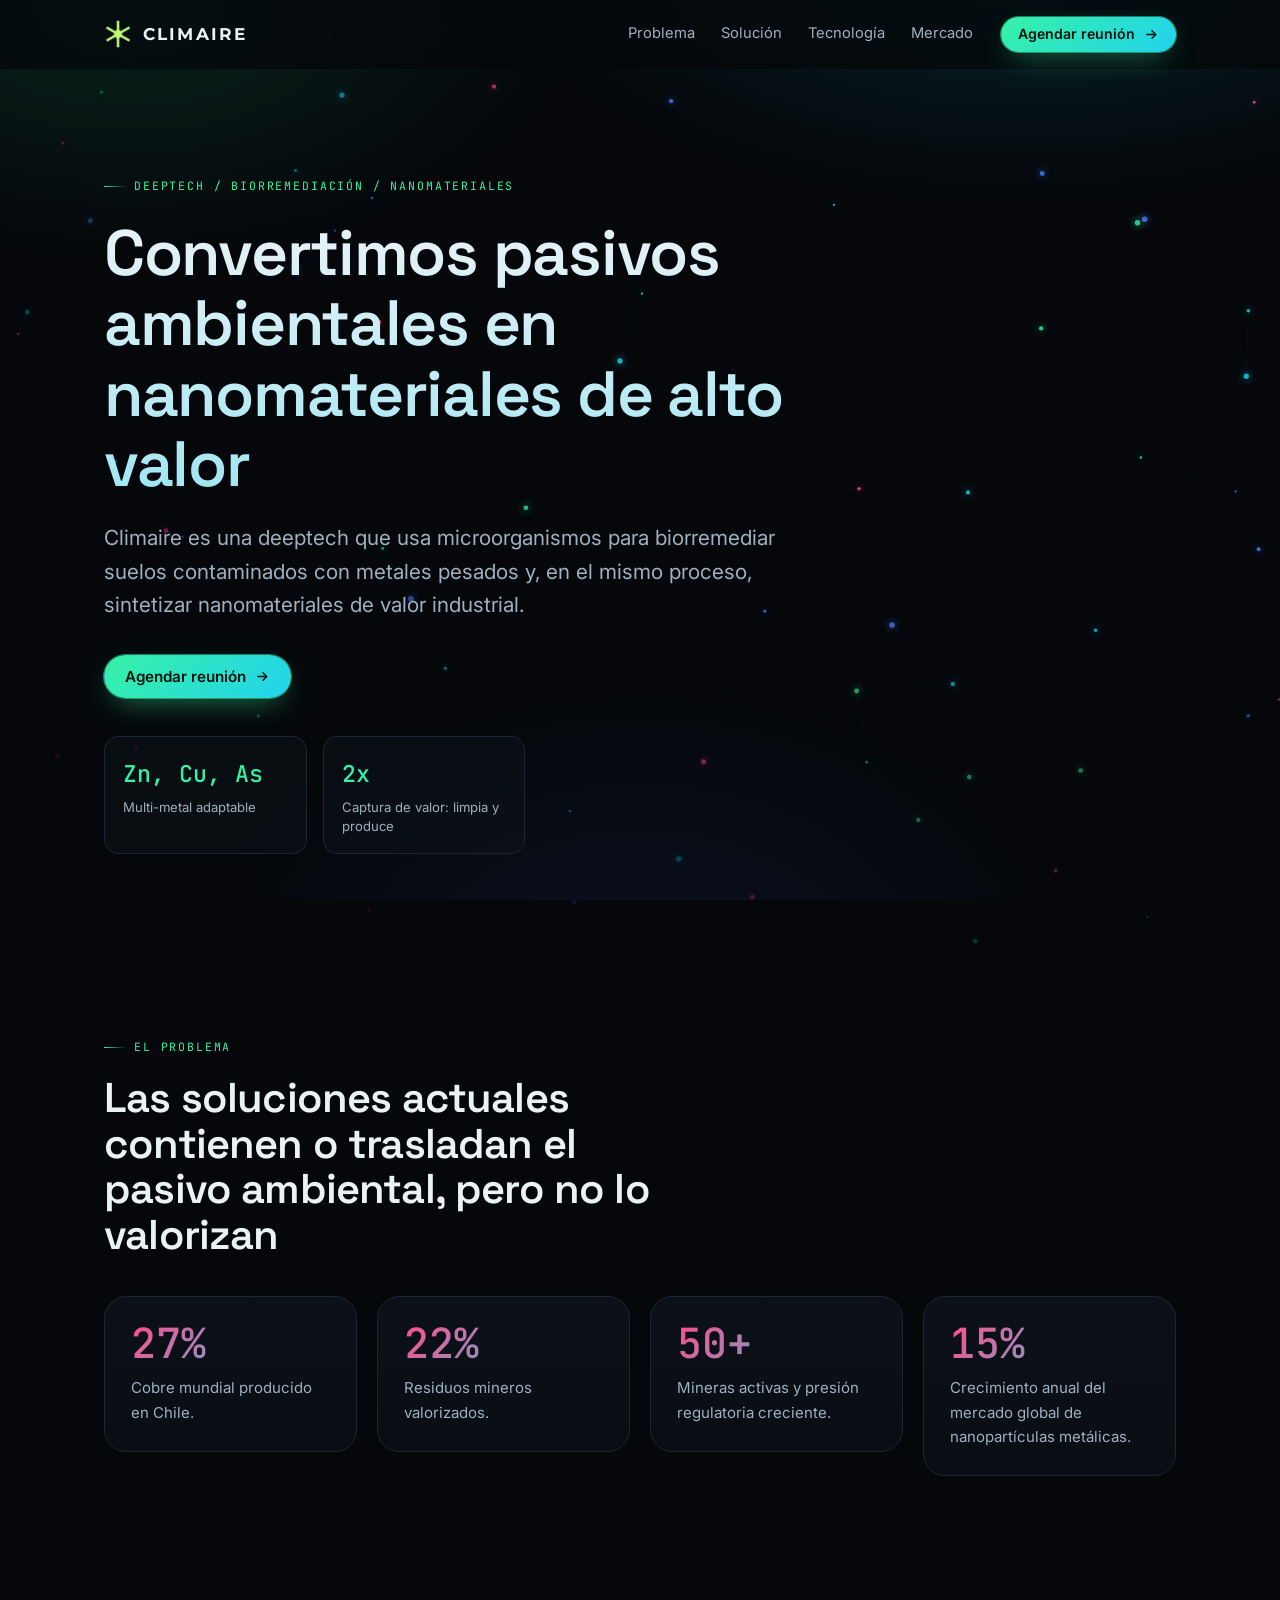
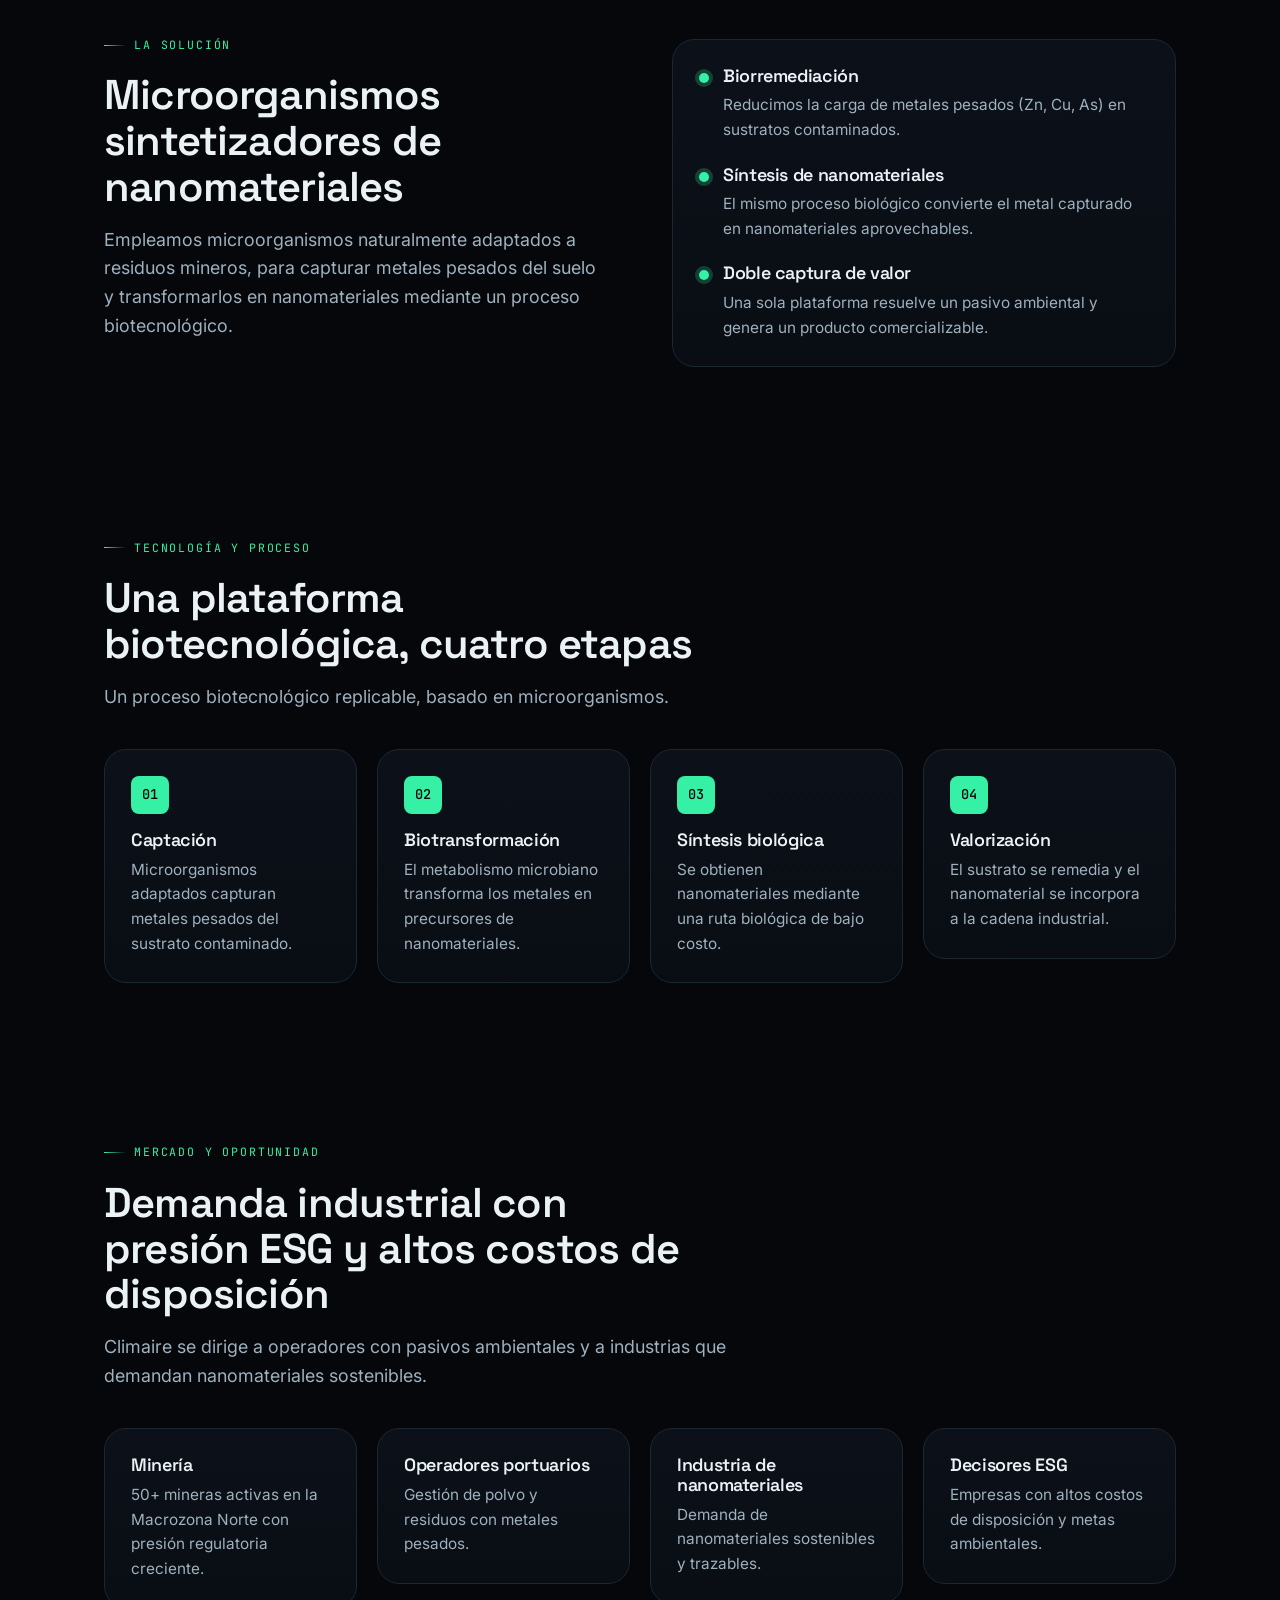
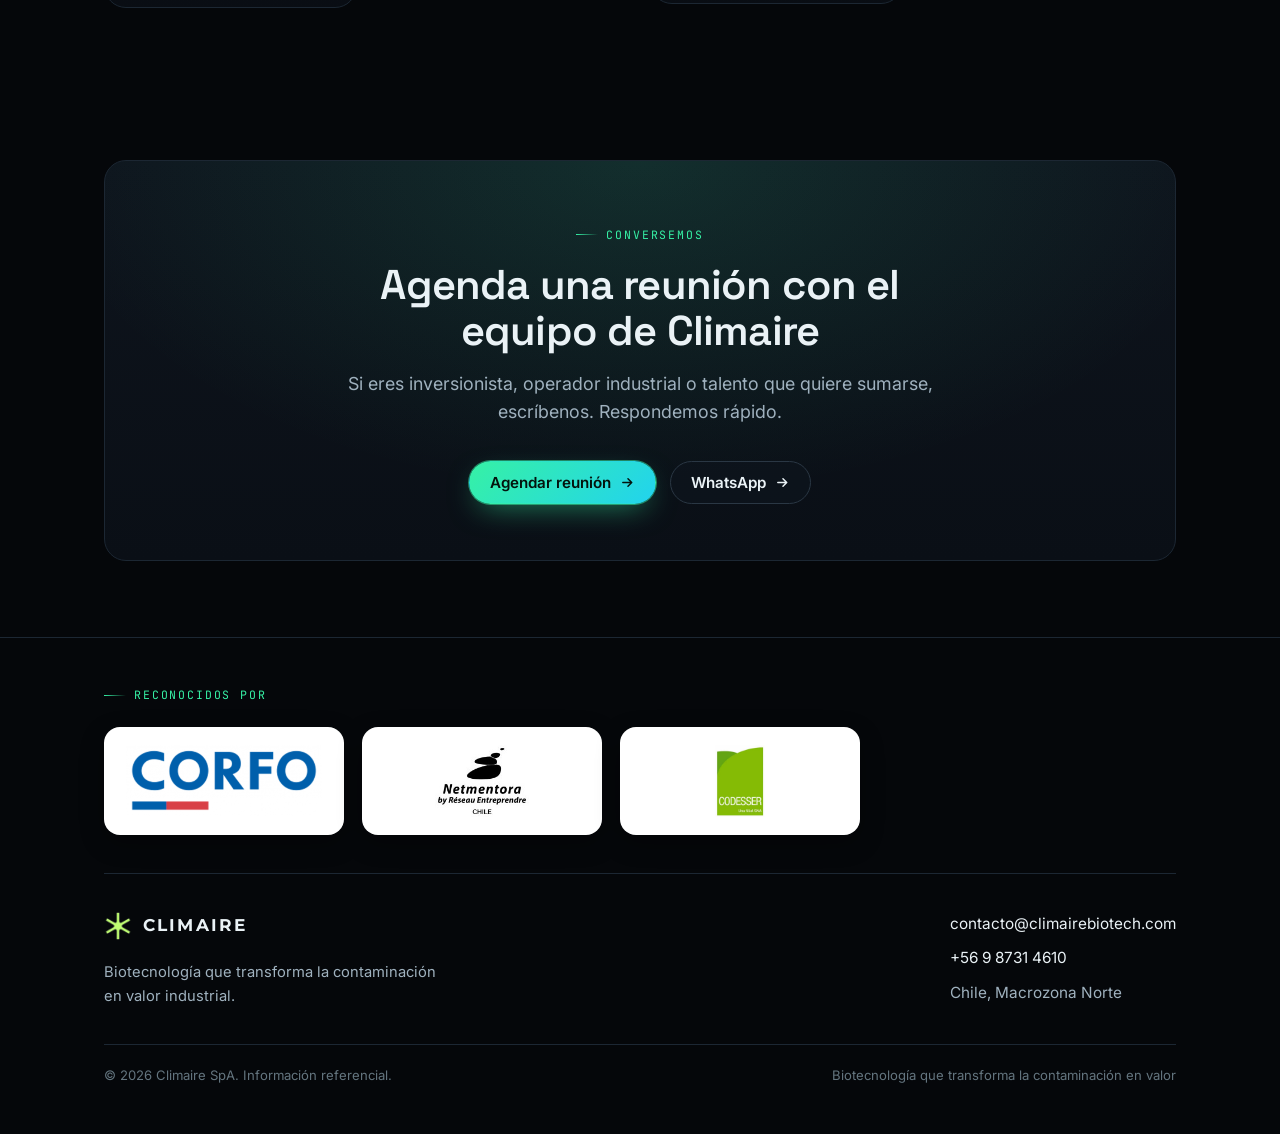
<file: index.html>
<!doctype html>
<html lang="es">
  <head>
    <meta charset="UTF-8" />
    <meta name="viewport" content="width=device-width, initial-scale=1.0" />
    <meta name="theme-color" content="#05070A" />
    <link rel="icon" type="image/png" href="./assets/favicon.png" />
    <!-- Los metadatos (title/description/OG) se completan dinámicamente desde
         src/config/seo.ts vía SeoHead, derivados de la configuración de marca. -->
    <title>Climaire</title>

    <link rel="preconnect" href="https://fonts.googleapis.com" />
    <link rel="preconnect" href="https://fonts.gstatic.com" crossorigin />
    <link
      href="https://fonts.googleapis.com/css2?family=Space+Grotesk:wght@400;500;600;700&family=Inter:wght@400;500;600&family=JetBrains+Mono:wght@400;500&family=Montserrat:wght@600;700&display=swap"
      rel="stylesheet"
    />
    <script type="module" crossorigin src="./assets/index-DHw70ao_.js"></script>
    <link rel="stylesheet" crossorigin href="./assets/index-Ct7jgbek.css">
  </head>
  <body>
    <div id="root"></div>
  </body>
</html>
</file>
<file: assets/index-Ct7jgbek.css>
*,*:before,*:after{box-sizing:border-box}html{scroll-behavior:smooth;-webkit-text-size-adjust:100%}body{margin:0;background-color:var(--c-bg);color:var(--c-text);font-family:var(--font-body);font-size:16px;line-height:1.6;-webkit-font-smoothing:antialiased;text-rendering:optimizeLegibility;overflow-x:hidden}body:before{content:"";position:fixed;top:0;right:0;bottom:0;left:0;z-index:-2;background:radial-gradient(60% 40% at 80% -5%,color-mix(in srgb,var(--c-cyan) 14%,transparent),transparent 70%),radial-gradient(55% 45% at 10% 0%,color-mix(in srgb,var(--c-bio) 12%,transparent),transparent 65%),radial-gradient(50% 50% at 50% 110%,color-mix(in srgb,var(--c-blue) 10%,transparent),transparent 70%);pointer-events:none}h1,h2,h3,h4{font-family:var(--font-heading);font-weight:600;line-height:1.1;letter-spacing:-.02em;margin:0;color:var(--c-text)}p{margin:0}a{color:inherit;text-decoration:none}img{max-width:100%;display:block}:focus-visible{outline:2px solid var(--c-cyan);outline-offset:3px;border-radius:4px}.container{width:100%;max-width:1120px;margin-inline:auto;padding-inline:24px}.section{padding-block:clamp(40px,6vw,76px);position:relative}.section--tight{padding-block:clamp(30px,4.5vw,54px)}.eyebrow{font-family:var(--font-mono);font-size:.72rem;letter-spacing:.16em;text-transform:uppercase;color:var(--c-primary);display:inline-flex;align-items:center;gap:8px}.eyebrow:before{content:"";width:22px;height:1px;background:linear-gradient(90deg,var(--c-primary),transparent)}.section-title{font-size:clamp(1.7rem,3.6vw,2.6rem);max-width:22ch;margin-top:18px}.section-body{color:var(--c-text-muted);font-size:clamp(1rem,1.4vw,1.12rem);max-width:60ch;margin-top:16px}.section-head{margin-bottom:clamp(22px,3vw,38px)}.header{position:sticky;top:0;z-index:50;-webkit-backdrop-filter:blur(12px);backdrop-filter:blur(12px);background:color-mix(in srgb,var(--c-bg) 72%,transparent);border-bottom:1px solid transparent;transition:border-color .3s ease,background .3s ease}.header[data-scrolled=true]{border-bottom-color:var(--c-border);background:color-mix(in srgb,var(--c-bg) 88%,transparent)}.header__inner{display:flex;align-items:center;justify-content:space-between;height:68px;gap:24px}.header__nav{display:flex;align-items:center;gap:28px}.header__links{display:flex;gap:26px}.header__links a{font-size:.92rem;color:var(--c-text-muted);transition:color .2s ease}.header__links a:hover{color:var(--c-text)}.header__menu-btn{display:none;background:none;border:1px solid var(--c-border);border-radius:var(--r-sm);color:var(--c-text);width:42px;height:38px;cursor:pointer}.logo{display:inline-flex;align-items:center;gap:11px;color:var(--c-text)}.logo__mark{flex:none}.logo__word{font-family:var(--font-wordmark);font-weight:700;font-size:1.04rem;letter-spacing:var(--logo-tracking, .13em);text-transform:uppercase;line-height:1}.btn{display:inline-flex;align-items:center;justify-content:center;gap:9px;font-family:var(--font-body);font-size:.95rem;font-weight:600;line-height:1;padding:13px 20px;border-radius:var(--r-pill);border:1px solid transparent;cursor:pointer;transition:transform .15s ease,box-shadow .2s ease,background .2s ease,border-color .2s ease,color .2s ease;white-space:nowrap}.btn:active{transform:translateY(1px)}.btn--primary{background:linear-gradient(135deg,var(--c-bio),var(--c-cyan));color:#04130d;box-shadow:0 0 0 1px color-mix(in srgb,var(--c-bio) 50%,transparent),0 10px 30px -10px color-mix(in srgb,var(--c-bio) 60%,transparent)}.btn--primary:hover{box-shadow:0 0 0 1px var(--c-bio),0 14px 38px -12px color-mix(in srgb,var(--c-cyan) 70%,transparent);transform:translateY(-1px)}.btn--secondary{background:color-mix(in srgb,var(--c-surface) 70%,transparent);color:var(--c-text);border-color:var(--c-border-strong)}.btn--secondary:hover{border-color:var(--c-cyan);color:var(--c-text);background:var(--c-surface-hover)}.btn--ghost{background:transparent;color:var(--c-text-muted);border-color:transparent;padding-inline:12px}.btn--ghost:hover{color:var(--c-text)}.btn--sm{padding:9px 16px;font-size:.88rem}.hero{position:relative;padding-block:clamp(52px,8vw,100px);overflow:hidden}.hero__inner{position:relative;z-index:2;max-width:760px}.hero__title{font-size:clamp(2.1rem,6vw,4rem);margin-top:22px;background:linear-gradient(180deg,var(--c-text),color-mix(in srgb,var(--c-text) 62%,var(--c-cyan)));-webkit-background-clip:text;background-clip:text;color:transparent}.hero__subtitle{margin-top:22px;font-size:clamp(1.05rem,1.8vw,1.3rem);color:var(--c-text-muted);max-width:56ch}.hero__ctas{margin-top:34px;display:flex;flex-wrap:wrap;gap:14px}.hero__stats{margin-top:38px;display:grid;grid-template-columns:repeat(3,1fr);gap:16px;max-width:640px}.hero__stat{border:1px solid var(--c-border);border-radius:var(--r-md);padding:18px;background:color-mix(in srgb,var(--c-surface) 55%,transparent)}.hero__stat .v{font-family:var(--font-mono);font-size:clamp(1.1rem,2vw,1.45rem);color:var(--c-primary);font-weight:500}.hero__stat .l{margin-top:6px;font-size:.82rem;color:var(--c-text-muted);line-height:1.4}.visual-field{position:absolute;top:0;right:0;bottom:0;left:0;z-index:1;width:100%;height:100%;opacity:.9;-webkit-mask-image:radial-gradient(120% 100% at 75% 30%,#000 30%,transparent 80%);mask-image:radial-gradient(120% 100% at 75% 30%,#000 30%,transparent 80%)}.grid{display:grid;gap:20px}.grid--2{grid-template-columns:repeat(2,1fr)}.grid--3{grid-template-columns:repeat(3,1fr)}.grid--4{grid-template-columns:repeat(4,1fr)}.card{position:relative;border:1px solid var(--c-border);border-radius:var(--r-lg);padding:26px;background:linear-gradient(180deg,color-mix(in srgb,var(--c-surface) 80%,transparent),color-mix(in srgb,var(--c-bg-elevated) 80%,transparent));transition:border-color .25s ease,transform .25s ease}.card:hover{border-color:var(--c-border-strong);transform:translateY(-2px)}.card__title{font-size:1.12rem;margin-bottom:8px}.card__text{color:var(--c-text-muted);font-size:.96rem}.stat-card .stat-card__v{font-family:var(--font-mono);font-size:clamp(1.8rem,4vw,2.6rem);font-weight:500;background:linear-gradient(135deg,var(--c-magenta),var(--c-cyan));-webkit-background-clip:text;background-clip:text;color:transparent;line-height:1}.stat-card__l{margin-top:12px;color:var(--c-text-muted);font-size:.94rem}.note{margin-top:24px;padding:16px 18px;border-left:2px solid var(--c-cyan);background:color-mix(in srgb,var(--c-surface) 50%,transparent);border-radius:0 var(--r-sm) var(--r-sm) 0;color:var(--c-text-muted);font-size:.9rem}.step__num{font-family:var(--font-mono);font-size:.85rem;color:var(--c-bg);background:var(--c-primary);width:38px;height:38px;border-radius:var(--r-sm);display:inline-flex;align-items:center;justify-content:center;font-weight:500;margin-bottom:16px}.point{display:flex;gap:14px;align-items:flex-start}.point__dot{flex:none;width:10px;height:10px;margin-top:7px;border-radius:50%;background:var(--c-primary);box-shadow:0 0 0 4px color-mix(in srgb,var(--c-primary) 22%,transparent)}.milestones{display:flex;flex-direction:column;gap:4px}.milestone{display:flex;align-items:center;gap:14px;padding:14px 0;border-bottom:1px solid var(--c-border)}.milestone:last-child{border-bottom:none}.milestone__check{flex:none;width:24px;height:24px;border-radius:50%;display:grid;place-items:center;border:1px solid var(--c-border-strong);font-size:.7rem}.milestone--done .milestone__check{background:var(--c-primary);border-color:var(--c-primary);color:var(--c-bg)}.milestone__label{font-size:.98rem}.milestone--done .milestone__label{color:var(--c-text)}.milestone:not(.milestone--done) .milestone__label{color:var(--c-text-muted)}.chips{display:flex;flex-wrap:wrap;gap:10px}.chip{font-family:var(--font-mono);font-size:.78rem;padding:7px 14px;border-radius:var(--r-pill);border:1px solid var(--c-border-strong);color:var(--c-text-muted);background:color-mix(in srgb,var(--c-surface) 60%,transparent)}.split{display:grid;grid-template-columns:1fr 1fr;gap:clamp(32px,5vw,64px);align-items:center}.cta-band{border:1px solid var(--c-border);border-radius:var(--r-lg);padding:clamp(32px,5vw,56px);text-align:center;background:radial-gradient(80% 120% at 50% 0%,color-mix(in srgb,var(--c-bio) 12%,transparent),transparent 70%),linear-gradient(180deg,var(--c-surface),var(--c-bg-elevated))}.cta-band .hero__ctas{justify-content:center}.footer{border-top:1px solid var(--c-border);padding-block:48px;color:var(--c-text-muted)}.footer__top{display:flex;justify-content:space-between;gap:32px;flex-wrap:wrap}.footer__tag{max-width:38ch;font-size:.92rem;margin-top:14px}.footer__social{display:flex;gap:14px}.footer__social a{width:40px;height:40px;border:1px solid var(--c-border);border-radius:var(--r-sm);display:grid;place-items:center;color:var(--c-text-muted);transition:border-color .2s ease,color .2s ease}.footer__social a:hover{border-color:var(--c-cyan);color:var(--c-text)}.footer__bottom{margin-top:36px;padding-top:20px;border-top:1px solid var(--c-border);display:flex;justify-content:space-between;gap:16px;flex-wrap:wrap;font-size:.82rem;color:var(--c-text-faint)}.reveal{opacity:0;transform:translateY(18px);transition:opacity .6s ease,transform .6s ease}.reveal.is-visible{opacity:1;transform:none}@media (max-width: 900px){.grid--3,.grid--4{grid-template-columns:repeat(2,1fr)}.split{grid-template-columns:1fr}}@media (max-width: 720px){.header__links,.header__nav .btn{display:none}.header__menu-btn{display:inline-grid;place-items:center}.header__nav{gap:12px}.mobile-menu{display:flex;flex-direction:column;gap:4px;padding:12px 24px 20px;border-bottom:1px solid var(--c-border);background:var(--c-bg-elevated)}.mobile-menu a{padding:12px 0;border-bottom:1px solid var(--c-border);color:var(--c-text-muted)}.mobile-menu .btn{margin-top:12px}.hero__stats{grid-template-columns:1fr;gap:12px}.hero__ctas .btn{flex:1 1 auto}}@media (max-width: 560px){.grid--2,.grid--3,.grid--4{grid-template-columns:1fr}.footer__bottom{flex-direction:column}}@media (prefers-reduced-motion: reduce){html{scroll-behavior:auto}.reveal{transition:none;opacity:1;transform:none}*{animation-duration:.001ms!important}}.mobile-menu{display:none}

.partners{display:flex;flex-direction:column;gap:22px}.partners__logos{display:flex;flex-wrap:wrap;align-items:center;gap:18px}.partner{display:inline-flex;align-items:center;justify-content:center;background:#fff;border-radius:16px;width:240px;height:108px;padding:14px 20px;box-shadow:0 8px 24px rgba(0,0,0,.32);transition:transform .25s ease,box-shadow .25s ease}.partner:hover{transform:translateY(-4px);box-shadow:0 14px 32px rgba(0,0,0,.40)}.partner img{max-height:72px;max-width:196px;width:auto;height:auto;object-fit:contain;display:block}@media (max-width:560px){.partners__logos{gap:12px}.partner{width:calc(50% - 6px);height:92px;padding:12px}.partner img{max-height:56px;max-width:88%}}

/* feedback2: punchline problema + logos footer */.problem-lead{font-family:var(--font-heading);font-weight:600;font-size:clamp(1.35rem,2.6vw,2rem);line-height:1.22;color:var(--c-text);max-width:26ch;margin:0 0 clamp(30px,4.5vw,48px)}.partners--footer{margin-bottom:38px;padding-bottom:38px;border-bottom:1px solid var(--c-border)}
</file>
